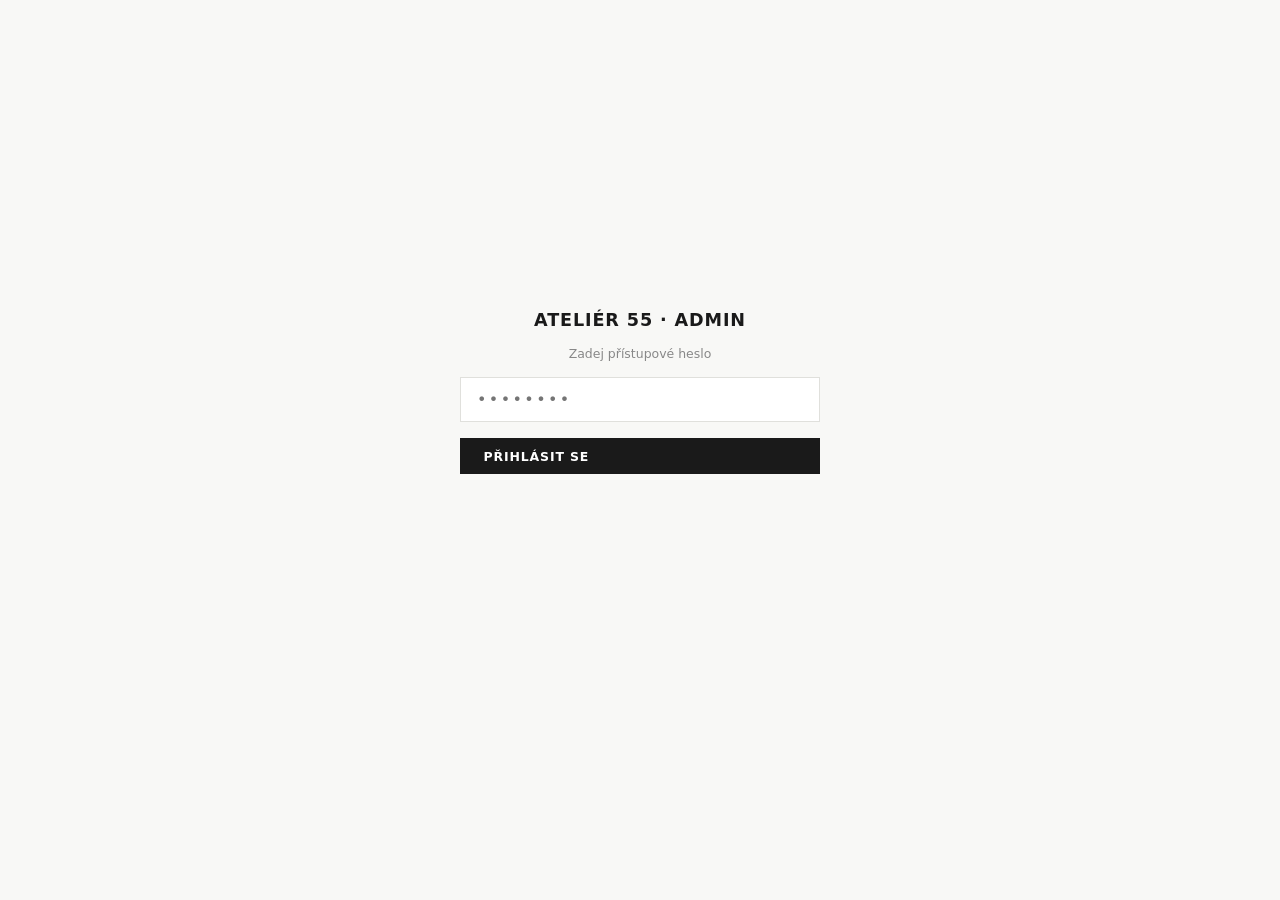
<file: admin.html>
<!DOCTYPE html>
<html lang="cs">
<head>
  <meta charset="UTF-8">
  <meta name="viewport" content="width=device-width, initial-scale=1">
  <title>Admin — Ateliér 55</title>
  <style>
    *, *::before, *::after { box-sizing: border-box; margin: 0; padding: 0; }

    :root {
      --bg:      #f8f8f6;
      --surface: #ffffff;
      --border:  #e0e0dc;
      --text:    #1a1a1a;
      --muted:   #888;
      --busy:    #1a1a1a;
      --partial: #d0d0d0;
      --free:    #ffffff;
      --accent:  #1a1a1a;
      --danger:  #c0392b;
      --success: #2d6a2d;
      --font:    'Inter', system-ui, sans-serif;
    }

    body {
      font-family: var(--font);
      background: var(--bg);
      color: var(--text);
      min-height: 100vh;
      display: flex;
      flex-direction: column;
      align-items: center;
      padding: 2rem 1rem 4rem;
    }

    /* ── LOGIN ── */
    #loginScreen {
      display: flex;
      flex-direction: column;
      align-items: center;
      justify-content: center;
      min-height: 80vh;
      gap: 1rem;
      width: 100%;
      max-width: 360px;
    }

    #loginScreen h1 {
      font-size: 1.1rem;
      font-weight: 700;
      letter-spacing: 0.05em;
      text-transform: uppercase;
    }

    #loginScreen p {
      font-size: 0.78rem;
      color: var(--muted);
      text-align: center;
    }

    .login-input {
      width: 100%;
      padding: 0.75rem 1rem;
      border: 1px solid var(--border);
      background: var(--surface);
      font-family: var(--font);
      font-size: 1rem;
      letter-spacing: 0.15em;
    }

    .login-input:focus { outline: none; border-color: var(--text); }

    .login-error {
      font-size: 0.78rem;
      color: var(--danger);
      display: none;
    }

    /* ── BUTTONS ── */
    .btn {
      display: inline-flex;
      align-items: center;
      gap: 0.4rem;
      padding: 0.6rem 1.4rem;
      border: 1px solid var(--border);
      background: var(--surface);
      font-family: var(--font);
      font-size: 0.78rem;
      font-weight: 600;
      letter-spacing: 0.07em;
      text-transform: uppercase;
      cursor: pointer;
      transition: background 0.15s, border-color 0.15s;
    }

    .btn:hover { background: var(--border); }

    .btn-filled {
      background: var(--accent);
      color: #fff;
      border-color: var(--accent);
    }

    .btn-filled:hover { background: #333; border-color: #333; }

    .btn-danger {
      background: var(--danger);
      color: #fff;
      border-color: var(--danger);
    }

    .btn-danger:hover { background: #a93226; border-color: #a93226; }

    /* ── ADMIN LAYOUT ── */
    #adminScreen { display: none; width: 100%; max-width: 860px; }

    .admin-header {
      display: flex;
      align-items: center;
      justify-content: space-between;
      margin-bottom: 2.5rem;
      padding-bottom: 1rem;
      border-bottom: 1px solid var(--border);
    }

    .admin-header h1 {
      font-size: 1rem;
      font-weight: 700;
      letter-spacing: 0.06em;
      text-transform: uppercase;
    }

    .admin-header span {
      font-size: 0.72rem;
      color: var(--muted);
    }

    /* ── SEKCE ── */
    .section-title {
      font-size: 0.68rem;
      font-weight: 700;
      letter-spacing: 0.1em;
      text-transform: uppercase;
      color: var(--muted);
      margin-bottom: 1rem;
      margin-top: 2.5rem;
    }

    /* ── KALENDÁŘ ── */
    .cal-nav-row {
      display: flex;
      align-items: center;
      gap: 1rem;
      margin-bottom: 1rem;
    }

    .cal-nav-row span {
      font-size: 0.85rem;
      font-weight: 600;
      min-width: 140px;
      text-align: center;
    }

    .cal-grid {
      display: grid;
      grid-template-columns: repeat(7, 1fr);
      gap: 3px;
      background: var(--border);
      border: 1px solid var(--border);
      user-select: none;
    }

    .cal-day-name {
      background: var(--bg);
      text-align: center;
      font-size: 0.62rem;
      font-weight: 700;
      letter-spacing: 0.06em;
      text-transform: uppercase;
      color: var(--muted);
      padding: 0.5rem 0;
    }

    .cal-cell {
      background: var(--free);
      text-align: center;
      padding: 0.65rem 0;
      font-size: 0.82rem;
      font-weight: 500;
      cursor: pointer;
      transition: opacity 0.1s;
      position: relative;
    }

    .cal-cell:hover { opacity: 0.75; }
    .cal-cell.empty { background: var(--bg); cursor: default; opacity: 0.4; }
    .cal-cell.past  { opacity: 0.3; cursor: default; pointer-events: none; }

    .cal-cell.busy    { background: var(--busy); color: #fff; }
    .cal-cell.partial { background: var(--partial); color: #444; }

    .cal-legend {
      display: flex;
      gap: 1.4rem;
      margin-top: 0.8rem;
      font-size: 0.68rem;
      font-weight: 600;
      letter-spacing: 0.06em;
      text-transform: uppercase;
      color: var(--muted);
      align-items: center;
    }

    .dot {
      display: inline-block;
      width: 0.7rem;
      height: 0.7rem;
      border-radius: 50%;
      margin-right: 0.3rem;
      vertical-align: middle;
    }

    .dot-free    { background: #fff; border: 1px solid var(--border); }
    .dot-partial { background: var(--partial); }
    .dot-busy    { background: var(--busy); }

    .cal-hint {
      font-size: 0.72rem;
      color: var(--muted);
      margin-top: 0.6rem;
    }

    /* ── PRAVIDLA ── */
    .rules-list {
      display: flex;
      flex-direction: column;
      gap: 0.5rem;
      margin-bottom: 1rem;
    }

    .rule-row {
      display: flex;
      align-items: center;
      gap: 0.8rem;
      padding: 0.7rem 1rem;
      background: var(--surface);
      border: 1px solid var(--border);
      font-size: 0.82rem;
    }

    .rule-row span { flex: 1; }

    .rule-badge {
      font-size: 0.65rem;
      font-weight: 700;
      letter-spacing: 0.06em;
      text-transform: uppercase;
      padding: 0.2rem 0.5rem;
      border-radius: 2px;
    }

    .badge-busy    { background: var(--busy); color: #fff; }
    .badge-partial { background: var(--partial); color: #444; }

    .add-rule-form {
      display: grid;
      grid-template-columns: 1fr 1fr 1fr auto;
      gap: 0.6rem;
      align-items: end;
      margin-top: 1rem;
    }

    .add-rule-form label {
      font-size: 0.65rem;
      font-weight: 700;
      letter-spacing: 0.07em;
      text-transform: uppercase;
      color: var(--muted);
      display: block;
      margin-bottom: 0.3rem;
    }

    .add-rule-form select,
    .add-rule-form input {
      width: 100%;
      padding: 0.6rem 0.8rem;
      border: 1px solid var(--border);
      background: var(--surface);
      font-family: var(--font);
      font-size: 0.82rem;
    }

    .add-rule-form select:focus,
    .add-rule-form input:focus { outline: none; border-color: var(--text); }

    /* ── SAVE BAR ── */
    .save-bar {
      position: fixed;
      bottom: 0;
      left: 0;
      right: 0;
      background: var(--surface);
      border-top: 1px solid var(--border);
      padding: 0.9rem 2rem;
      display: flex;
      align-items: center;
      justify-content: space-between;
      gap: 1rem;
      z-index: 100;
    }

    .save-status {
      font-size: 0.78rem;
      color: var(--muted);
    }

    .save-status.ok     { color: var(--success); font-weight: 600; }
    .save-status.error  { color: var(--danger);  font-weight: 600; }
    .save-status.saving { color: var(--muted); font-style: italic; }

    /* ── GITHUB CONFIG ── */
    .config-box {
      background: var(--surface);
      border: 1px solid var(--border);
      padding: 1.2rem 1.4rem;
      margin-bottom: 1rem;
    }

    .config-row {
      display: grid;
      grid-template-columns: 1fr 1fr;
      gap: 0.8rem;
      margin-top: 0.8rem;
    }

    .config-row label {
      font-size: 0.65rem;
      font-weight: 700;
      letter-spacing: 0.07em;
      text-transform: uppercase;
      color: var(--muted);
      display: block;
      margin-bottom: 0.3rem;
    }

    .config-row input {
      width: 100%;
      padding: 0.6rem 0.8rem;
      border: 1px solid var(--border);
      background: var(--bg);
      font-family: var(--font);
      font-size: 0.82rem;
    }

    .config-row input:focus { outline: none; border-color: var(--text); }

    .config-note {
      font-size: 0.72rem;
      color: var(--muted);
      margin-top: 0.6rem;
      line-height: 1.5;
    }

    @media (max-width: 600px)
    {
      .add-rule-form { grid-template-columns: 1fr 1fr; }
      .config-row    { grid-template-columns: 1fr; }
    }
  </style>
</head>
<body>

<!-- ══════════════════════════════════════════
     LOGIN
══════════════════════════════════════════ -->
<div id="loginScreen">
  <h1>Ateliér 55 · Admin</h1>
  <p>Zadej přístupové heslo</p>
  <input
    class="login-input"
    type="password"
    id="passwordInput"
    placeholder="••••••••"
    autocomplete="current-password"
  >
  <div class="login-error" id="loginError">Nesprávné heslo.</div>
  <button class="btn btn-filled" onclick="checkPassword()" style="width:100%">
    Přihlásit se
  </button>
</div>

<!-- ══════════════════════════════════════════
     ADMIN
══════════════════════════════════════════ -->
<div id="adminScreen">

  <div class="admin-header">
    <div>
      <h1>Ateliér 55 · Správa rezervací</h1>
      <span id="lastSaved"></span>
    </div>
    <button class="btn" onclick="logout()">Odhlásit</button>
  </div>

  <!-- GitHub konfigurace -->
  <div class="section-title">GitHub připojení</div>
  <div class="config-box">
    <div class="config-row">
      <div>
        <label>GitHub uživatel / org</label>
        <input type="text" id="ghOwner" placeholder="tvuj-username">
      </div>
      <div>
        <label>Název repozitáře</label>
        <input type="text" id="ghRepo" placeholder="atelier55">
      </div>
      <div>
        <label>Personal Access Token</label>
        <input type="password" id="ghToken" placeholder="">
      </div>
      <div>
        <label>Větev (branch)</label>
        <input type="text" id="ghBranch" placeholder="main" value="main">
      </div>
    </div>
    <p class="config-note">
      Token vygeneruješ na github.com → Settings → Developer settings → Personal access tokens → Tokens (classic) → právo <strong>repo</strong>.<br>
      Údaje se ukládají pouze v sessionStorage tvého prohlížeče — nikam se neodesílají.
    </p>
    <button class="btn btn-filled" style="margin-top:0.8rem" onclick="saveConfig()">
      Uložit připojení &amp; načíst data
    </button>
  </div>

  <!-- Kalendář -->
  <div class="section-title">Obsazenost — klikni na den pro změnu stavu</div>

  <div class="cal-nav-row">
    <button class="btn" id="calPrev">&#8592;</button>
    <span id="calLabel"></span>
    <button class="btn" id="calNext">&#8594;</button>
  </div>

  <div class="cal-grid" id="calGrid"></div>

  <div class="cal-legend">
    <span><span class="dot dot-free"></span>Volno</span>
    <span><span class="dot dot-partial"></span>Částečně</span>
    <span><span class="dot dot-busy"></span>Obsazeno</span>
  </div>
  <p class="cal-hint">Kliknutím na den přepínáš: volno → obsazeno → částečně → volno</p>

  <!-- Pravidla -->
  <div class="section-title">Opakující se pravidla (např. každé pondělí)</div>

  <div class="rules-list" id="rulesList"></div>

  <div class="add-rule-form">
    <div>
      <label>Den v týdnu</label>
      <select id="ruleDay">
        <option value="1">Pondělí</option>
        <option value="2">Úterý</option>
        <option value="3">Středa</option>
        <option value="4">Čtvrtek</option>
        <option value="5">Pátek</option>
        <option value="6">Sobota</option>
        <option value="0">Neděle</option>
      </select>
    </div>
    <div>
      <label>Stav</label>
      <select id="ruleStatus">
        <option value="busy">Obsazeno</option>
        <option value="partial">Částečně</option>
      </select>
    </div>
    <div>
      <label>Poznámka</label>
      <input type="text" id="ruleNote" placeholder="např. pravidelná rezervace">
    </div>
    <div>
      <label>&nbsp;</label>
      <button class="btn btn-filled" onclick="addRule()">Přidat</button>
    </div>
  </div>

</div>

<!-- SAVE BAR -->
<div class="save-bar" id="saveBar" style="display:none">
  <div class="save-status" id="saveStatus">Neuložené změny</div>
  <div style="display:flex; gap:0.6rem">
    <button class="btn" onclick="loadData()">Zahodit změny</button>
    <button class="btn btn-filled" onclick="saveData()">Uložit do GitHubu</button>
  </div>
</div>

<script>
/* ══════════════════════════════════════════
   KONFIGURACE — heslo (jen SHA-256 hash, ne heslo samotné)
   Nové heslo nastavíš takto:
   1) v Terminálu spusť:  printf 'TVOJE_NOVE_HESLO' | shasum -a 256
   2) výsledný hash (64 znaků) vlož níže místo stávajícího
   Aktuální hash odpovídá heslu 'atelier55admin' — ZMĚŇ HO.
══════════════════════════════════════════ */
const ADMIN_PASSWORD_HASH = 'c85a624e1343fcd7b5145fe3142730bf887ae540d2bed921fed6d2dcfac956ac';

async function sha256Hex(text)
{
  const buf = await crypto.subtle.digest('SHA-256', new TextEncoder().encode(text));
  return Array.from(new Uint8Array(buf)).map(b => b.toString(16).padStart(2, '0')).join('');
}

const DAYS_CS = ['Ne','Po','Út','St','Čt','Pá','So'];
const MONTHS_CS = [
  'Leden','Únor','Březen','Duben','Květen','Červen',
  'Červenec','Srpen','Září','Říjen','Listopad','Prosinec'
];

/* ══════════════════════════════════════════
   STAV
══════════════════════════════════════════ */
let data = { blocked: [], partial: [], rules: [] };
let fileSha = null;
let calYear  = new Date().getFullYear();
let calMonth = new Date().getMonth();
let isDirty  = false;

/* ══════════════════════════════════════════
   LOGIN
══════════════════════════════════════════ */
async function checkPassword()
{
  const val = document.getElementById('passwordInput').value;
  const hash = await sha256Hex(val);
  if (hash === ADMIN_PASSWORD_HASH)
  {
    sessionStorage.setItem('a55admin', '1');
    showAdmin();
  }
  else
  {
    document.getElementById('loginError').style.display = 'block';
    document.getElementById('passwordInput').value = '';
  }
}

document.getElementById('passwordInput').addEventListener('keydown', (e) =>
{
  if (e.key === 'Enter') checkPassword();
});

function logout()
{
  sessionStorage.removeItem('a55admin');
  location.reload();
}

function showAdmin()
{
  document.getElementById('loginScreen').style.display = 'none';
  document.getElementById('adminScreen').style.display = 'block';
  document.getElementById('saveBar').style.display     = 'flex';

  // Obnov uložené GitHub config
  const cfg = JSON.parse(sessionStorage.getItem('a55config') || '{}');
  if (cfg.owner)  document.getElementById('ghOwner').value  = cfg.owner;
  if (cfg.repo)   document.getElementById('ghRepo').value   = cfg.repo;
  if (cfg.token)  document.getElementById('ghToken').value  = cfg.token;
  if (cfg.branch) document.getElementById('ghBranch').value = cfg.branch;

  if (cfg.owner && cfg.repo && cfg.token) loadData();
  else renderCalendar();
}

// Automatické přihlášení pokud session trvá
if (sessionStorage.getItem('a55admin') === '1')
{
  document.getElementById('loginScreen').style.display = 'none';
  document.getElementById('adminScreen').style.display = 'block';
  document.getElementById('saveBar').style.display     = 'flex';

  const cfg = JSON.parse(sessionStorage.getItem('a55config') || '{}');
  if (cfg.owner)  document.getElementById('ghOwner').value  = cfg.owner;
  if (cfg.repo)   document.getElementById('ghRepo').value   = cfg.repo;
  if (cfg.token)  document.getElementById('ghToken').value  = cfg.token;
  if (cfg.branch) document.getElementById('ghBranch').value = cfg.branch;

  if (cfg.owner && cfg.repo && cfg.token) loadData();
  else renderCalendar();
}

/* ══════════════════════════════════════════
   GITHUB CONFIG
══════════════════════════════════════════ */
function getConfig()
{
  return {
    owner:  document.getElementById('ghOwner').value.trim(),
    repo:   document.getElementById('ghRepo').value.trim(),
    token:  document.getElementById('ghToken').value.trim(),
    branch: document.getElementById('ghBranch').value.trim() || 'main',
  };
}

function saveConfig()
{
  const cfg = getConfig();
  sessionStorage.setItem('a55config', JSON.stringify(cfg));
  loadData();
}

/* ══════════════════════════════════════════
   GITHUB API
══════════════════════════════════════════ */
async function loadData()
{
  const cfg = getConfig();
  if (!cfg.owner || !cfg.repo || !cfg.token)
  {
    setStatus('Vyplň GitHub připojení výše.', 'error');
    return;
  }

  setStatus('Načítám data…', 'saving');

  try
  {
    const res = await fetch(
      `https://api.github.com/repos/${cfg.owner}/${cfg.repo}/contents/data/rezervace.json?ref=${cfg.branch}`,
      { headers: { Authorization: `token ${cfg.token}`, Accept: 'application/vnd.github.v3+json' } }
    );

    if (!res.ok) throw new Error(`GitHub API: ${res.status}`);

    const json = await res.json();
    fileSha = json.sha;
    data    = JSON.parse(atob(json.content.replace(/\n/g, '')));

    // Zajisti strukturu
    if (!data.blocked) data.blocked = [];
    if (!data.partial) data.partial = [];
    if (!data.rules)   data.rules   = [];

    isDirty = false;
    setStatus('Data načtena.', 'ok');
    renderCalendar();
    renderRules();
  }
  catch (e)
  {
    setStatus('Chyba načítání: ' + e.message, 'error');
    renderCalendar();
  }
}

async function saveData()
{
  const cfg = getConfig();
  if (!cfg.owner || !cfg.repo || !cfg.token)
  {
    setStatus('Vyplň GitHub připojení výše.', 'error');
    return;
  }

  setStatus('Ukládám…', 'saving');

  const content = btoa(unescape(encodeURIComponent(
    JSON.stringify(data, null, 2)
  )));

  const body = {
    message: 'Admin: aktualizace rezervace.json',
    content: content,
    branch:  cfg.branch,
  };

  if (fileSha) body.sha = fileSha;

  try
  {
    const res = await fetch(
      `https://api.github.com/repos/${cfg.owner}/${cfg.repo}/contents/data/rezervace.json`,
      {
        method:  'PUT',
        headers:
        {
          Authorization: `token ${cfg.token}`,
          Accept:        'application/vnd.github.v3+json',
          'Content-Type': 'application/json',
        },
        body: JSON.stringify(body),
      }
    );

    if (!res.ok)
    {
      const err = await res.json();
      throw new Error(err.message || res.status);
    }

    const json = await res.json();
    fileSha = json.content.sha;
    isDirty = false;

    const now = new Date().toLocaleTimeString('cs-CZ', { hour: '2-digit', minute: '2-digit' });
    document.getElementById('lastSaved').textContent = `Uloženo v ${now}`;
    setStatus('Uloženo ✓', 'ok');
  }
  catch (e)
  {
    setStatus('Chyba ukládání: ' + e.message, 'error');
  }
}

/* ══════════════════════════════════════════
   KALENDÁŘ
══════════════════════════════════════════ */
function isoDate(y, m, d)
{
  return `${y}-${String(m + 1).padStart(2, '0')}-${String(d).padStart(2, '0')}`;
}

function getDayStatus(dateStr)
{
  if (data.blocked.includes(dateStr)) return 'busy';
  if (data.partial.includes(dateStr)) return 'partial';
  return 'free';
}

function cycleStatus(dateStr)
{
  const current = getDayStatus(dateStr);

  // Odstraň ze všech polí
  data.blocked = data.blocked.filter(d => d !== dateStr);
  data.partial = data.partial.filter(d => d !== dateStr);

  if (current === 'free')    data.blocked.push(dateStr);
  else if (current === 'busy') data.partial.push(dateStr);
  // partial → free: nic nepřidáváme

  // Seřaď
  data.blocked.sort();
  data.partial.sort();

  isDirty = true;
  setStatus('Neuložené změny', '');
  renderCalendar();
}

function renderCalendar()
{
  const grid  = document.getElementById('calGrid');
  const label = document.getElementById('calLabel');
  if (!grid || !label) return;

  label.textContent = `${MONTHS_CS[calMonth]} ${calYear}`;
  grid.innerHTML    = '';

  // Záhlaví Po–Ne
  ['Po','Út','St','Čt','Pá','So','Ne'].forEach(d =>
  {
    const el = document.createElement('div');
    el.className   = 'cal-day-name';
    el.textContent = d;
    grid.appendChild(el);
  });

  const firstDay    = new Date(calYear, calMonth, 1).getDay();
  const daysInMonth = new Date(calYear, calMonth + 1, 0).getDate();
  const today       = new Date();
  const offset      = (firstDay === 0) ? 6 : firstDay - 1;

  for (let i = 0; i < offset; i++)
  {
    const el = document.createElement('div');
    el.className = 'cal-cell empty';
    grid.appendChild(el);
  }

  for (let day = 1; day <= daysInMonth; day++)
  {
    const dateStr = isoDate(calYear, calMonth, day);
    const status  = getDayStatus(dateStr);
    const isPast  = new Date(dateStr + 'T12:00:00') < new Date(today.toDateString());

    const cell = document.createElement('div');
    cell.className   = `cal-cell ${status}${isPast ? ' past' : ''}`;
    cell.textContent = day;
    cell.title       = dateStr;

    if (!isPast)
    {
      cell.addEventListener('click', () => cycleStatus(dateStr));
    }

    grid.appendChild(cell);
  }
}

document.getElementById('calPrev').addEventListener('click', () =>
{
  calMonth--;
  if (calMonth < 0) { calMonth = 11; calYear--; }
  renderCalendar();
});

document.getElementById('calNext').addEventListener('click', () =>
{
  calMonth++;
  if (calMonth > 11) { calMonth = 0; calYear++; }
  renderCalendar();
});

/* ══════════════════════════════════════════
   PRAVIDLA
══════════════════════════════════════════ */
const DAY_NAMES = ['Neděle','Pondělí','Úterý','Středa','Čtvrtek','Pátek','Sobota'];

function renderRules()
{
  const list = document.getElementById('rulesList');
  list.innerHTML = '';

  if (!data.rules || data.rules.length === 0)
  {
    list.innerHTML = '<p style="font-size:0.8rem;color:var(--muted)">Žádná opakující se pravidla.</p>';
    return;
  }

  data.rules.forEach((rule, idx) =>
  {
    const row = document.createElement('div');
    row.className = 'rule-row';

    const badgeClass = rule.status === 'busy' ? 'badge-busy' : 'badge-partial';
    const badgeText  = rule.status === 'busy' ? 'Obsazeno' : 'Částečně';
    const dayName    = DAY_NAMES[rule.day] || `Den ${rule.day}`;

    row.innerHTML = `
      <span>Každé <strong>${dayName}</strong>${rule.note ? ' — ' + rule.note : ''}</span>
      <span class="rule-badge ${badgeClass}">${badgeText}</span>
      <button class="btn btn-danger" onclick="removeRule(${idx})">Smazat</button>
    `;

    list.appendChild(row);
  });
}

function addRule()
{
  const day    = parseInt(document.getElementById('ruleDay').value);
  const status = document.getElementById('ruleStatus').value;
  const note   = document.getElementById('ruleNote').value.trim();

  data.rules.push({ type: 'weekday', day, status, note });

  isDirty = true;
  setStatus('Neuložené změny', '');
  renderRules();

  document.getElementById('ruleNote').value = '';
}

function removeRule(idx)
{
  data.rules.splice(idx, 1);
  isDirty = true;
  setStatus('Neuložené změny', '');
  renderRules();
}

/* ══════════════════════════════════════════
   STATUS
══════════════════════════════════════════ */
function setStatus(msg, type)
{
  const el = document.getElementById('saveStatus');
  el.textContent = msg;
  el.className   = 'save-status ' + (type || '');
}

/* Upozornění při zavření s neuloženými změnami */
window.addEventListener('beforeunload', (e) =>
{
  if (isDirty)
  {
    e.preventDefault();
    e.returnValue = '';
  }
});
</script>

</body>
</html>
</file>
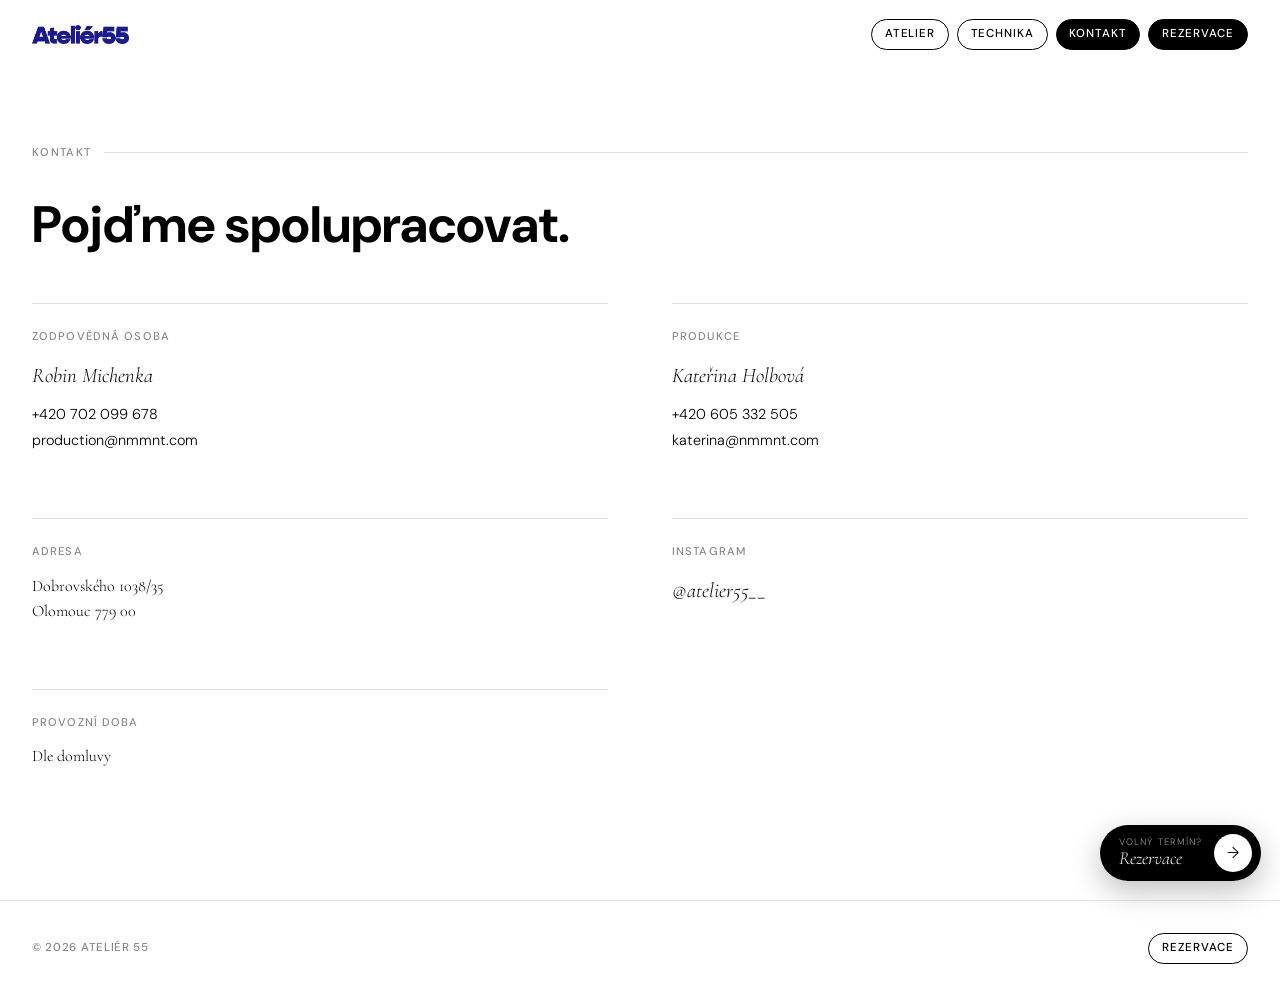
<file: kontakt.html>
<!DOCTYPE html>
<html lang="cs">
<head>
  <meta charset="UTF-8">
  <meta name="viewport" content="width=device-width, initial-scale=1">
  <title>Kontakt — Ateliér 55</title>
  <meta name="description" content="Kontakt na Ateliér 55, Dobrovského 1038/35, Olomouc. Robin Michenka, +420 702 099 678, production@nmmnt.com. Domluv si prohlídku nebo termín.">
  <link rel="canonical" href="https://atelier55.nmmnt.com/kontakt.html">
  <link rel="icon" href="images/logo.png">
  <meta property="og:type" content="website">
  <meta property="og:site_name" content="Ateliér 55">
  <meta property="og:locale" content="cs_CZ">
  <meta property="og:url" content="https://atelier55.nmmnt.com/kontakt.html">
  <meta property="og:title" content="Kontakt — Ateliér 55, Olomouc">
  <meta property="og:description" content="Kontakt na Ateliér 55, Dobrovského 1038/35, Olomouc. Robin Michenka, +420 702 099 678, production@nmmnt.com.">
  <meta property="og:image" content="https://atelier55.nmmnt.com/images/og-image.jpg">
  <meta name="twitter:card" content="summary_large_image">
  <link rel="stylesheet" href="css/style.css">
</head>
<body>

  <header class="page-header" id="pageHeader">
  <div class="header-inner">
    <a href="index.html" class="logo">
      <img src="images/logo.png" alt="Ateliér 55" class="logo-img">
    </a>
    <nav class="nav-links">
      <a href="atelier.html" class="pill-btn">Atelier</a>
      <a href="technika.html" class="pill-btn">Technika</a>
      <a href="kontakt.html" class="pill-btn active">Kontakt</a>
      <a href="rezervace.html" class="pill-btn pill-btn-filled">Rezervace</a>
    </nav>
    <button class="nav-toggle" id="navToggle" aria-label="Otevřít menu" aria-expanded="false">
      <span></span><span></span><span></span>
    </button>
  </div>
</header>



  <main class="main">
    <section class="section">
      <div class="section-label">Kontakt</div>
      <h1 class="page-title">Pojďme spolupracovat.</h1>

      <div class="contact-grid">

  <div class="contact-item">
    <div class="contact-label">Zodpovědná osoba</div>
    <div class="contact-value">Robin Michenka</div>
    <div style="margin-top: 0.6rem; font-size: 0.9rem; line-height: 1.8;">
      <a href="tel:+420702099678">+420 702 099 678</a><br>
      <a href="mailto:production@nmmnt.com">production@nmmnt.com</a>
    </div>
  </div>

  <div class="contact-item">
    <div class="contact-label">Produkce</div>
    <div class="contact-value">Kateřina Holbová</div>
    <div style="margin-top: 0.6rem; font-size: 0.9rem; line-height: 1.8;">
      <a href="tel:+420605332505">+420 605 332 505</a><br>
      <a href="mailto:katerina@nmmnt.com">katerina@nmmnt.com</a>
    </div>
  </div>

  <div class="contact-item">
    <div class="contact-label">Adresa</div>
    <div class="contact-value" style="font-size: 1rem; font-style: normal; line-height: 1.6;">
      Dobrovského 1038/35<br>
      Olomouc 779 00
    </div>
  </div>

  <div class="contact-item">
    <div class="contact-label">Instagram</div>
    <div class="contact-value">
      <a href="https://instagram.com/atelier55__" target="_blank" rel="noopener">
        @atelier55__
      </a>
    </div>
  </div>

  <div class="contact-item">
    <div class="contact-label">Provozní doba</div>
    <div class="contact-value" style="font-size: 1rem; font-style: normal;">
      Dle domluvy
    </div>
  </div>

</div>

    </section>
  </main>

  <footer>
    <div class="page-footer">
      <span class="footer-copy">© 2026 Ateliér 55</span>
      <a href="rezervace.html" class="pill-btn">Rezervace</a>
    </div>
  </footer>

  <script src="js/script.js"></script>

  <!-- Cloudflare Web Analytics -->
  <script defer src='https://static.cloudflareinsights.com/beacon.min.js' data-cf-beacon='{"token": "c902058c8ac34c4594492b82c5e2ea70"}'></script>
</body>
</html>
</file>
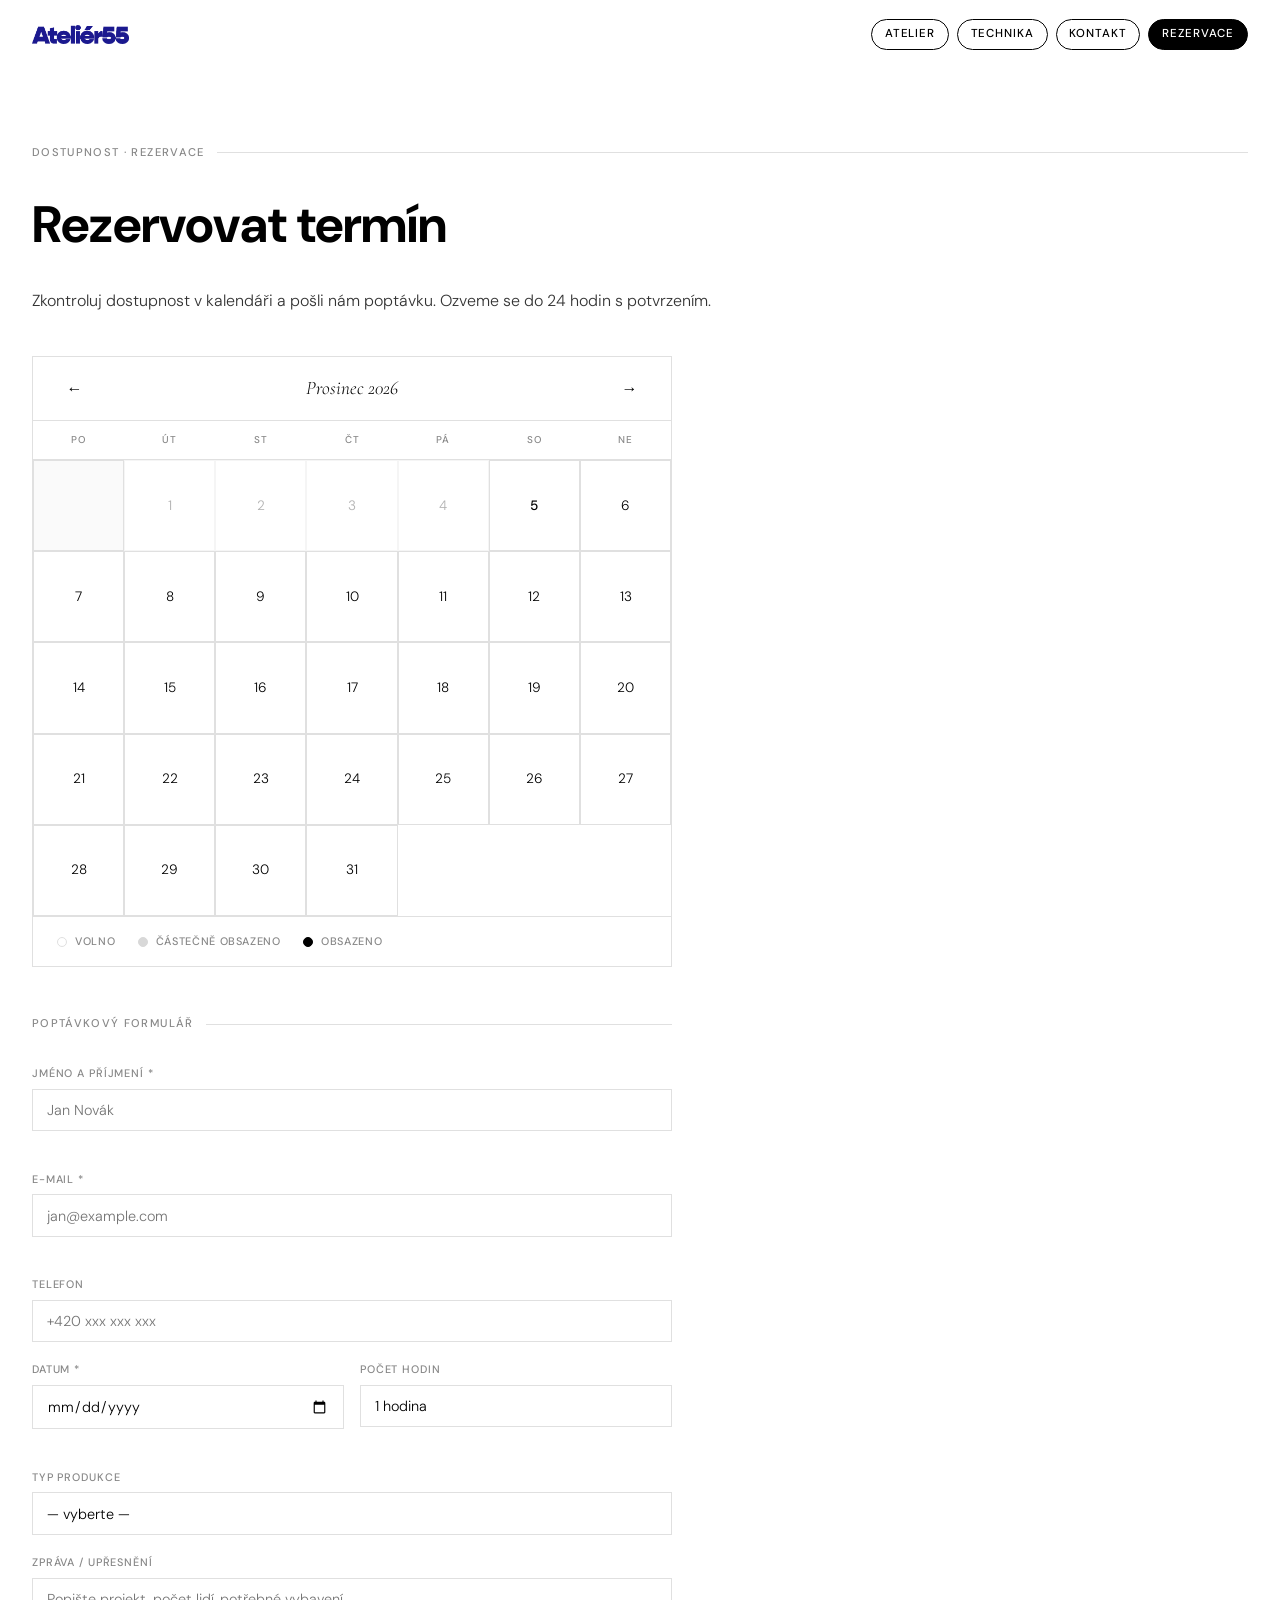
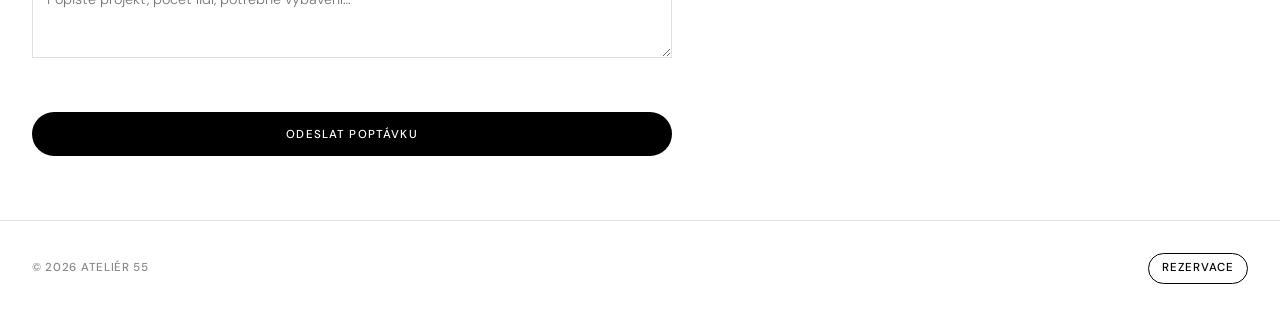
<file: rezervace.html>
<!DOCTYPE html>
<html lang="cs">
<head>
  <meta charset="UTF-8">
  <meta name="viewport" content="width=device-width, initial-scale=1">
  <title>Rezervace — Ateliér 55</title>
  <meta name="description" content="Zkontroluj dostupnost ateliéru v kalendáři a pošli nezávaznou poptávku pronájmu. Ateliér 55, Dobrovského 35, Olomouc.">
  <link rel="canonical" href="https://atelier55.nmmnt.com/rezervace.html">
  <link rel="icon" href="images/logo.png">
  <meta property="og:type" content="website">
  <meta property="og:site_name" content="Ateliér 55">
  <meta property="og:locale" content="cs_CZ">
  <meta property="og:url" content="https://atelier55.nmmnt.com/rezervace.html">
  <meta property="og:title" content="Rezervace termínu — Ateliér 55, Olomouc">
  <meta property="og:description" content="Zkontroluj dostupnost ateliéru v kalendáři a pošli nezávaznou poptávku pronájmu. Ateliér 55, Dobrovského 35, Olomouc.">
  <meta property="og:image" content="https://atelier55.nmmnt.com/images/og-image.jpg">
  <meta name="twitter:card" content="summary_large_image">
  <link rel="stylesheet" href="css/style.css">
</head>
<body>

  <header class="page-header" id="pageHeader">
    <div class="header-inner">
      <a href="index.html" class="logo">
        <img src="images/logo.png" alt="Ateliér 55" class="logo-img">
      </a>
      <nav class="nav-links">
        <a href="atelier.html" class="pill-btn">Atelier</a>
        <a href="technika.html" class="pill-btn">Technika</a>
        <a href="kontakt.html" class="pill-btn">Kontakt</a>
        <a href="rezervace.html" class="pill-btn pill-btn-filled active">Rezervace</a>
      </nav>
      <button class="nav-toggle" id="navToggle" aria-label="Otevřít menu" aria-expanded="false">
        <span></span><span></span><span></span>
      </button>
    </div>
  </header>

  <main class="main">
    <section class="section">

      <div class="section-label">Dostupnost · Rezervace</div>
      <h1 class="page-title">Rezervovat termín</h1>
      <p class="page-body">
        Zkontroluj dostupnost v kalendáři a pošli nám poptávku.
        Ozveme se do 24 hodin s potvrzením.
      </p>

      <!-- ── KALENDÁŘ ── -->
      <div class="cal-wrap">
        <div class="cal-header">
          <button class="cal-nav" id="calPrev">&#8592;</button>
          <div class="cal-month-label" id="calMonthLabel"></div>
          <button class="cal-nav" id="calNext">&#8594;</button>
        </div>
        <div class="cal-grid" id="calGrid"></div>
        <div class="cal-legend">
          <span><span class="legend-dot legend-free"></span>Volno</span>
          <span><span class="legend-dot legend-partial"></span>Částečně obsazeno</span>
          <span><span class="legend-dot legend-busy"></span>Obsazeno</span>
        </div>
      </div>

      <!-- ── VYBRANÁ TECHNIKA (z technika.html) ── -->
      <div class="cart-summary" id="cartSummary" hidden></div>

      <!-- ── FORMULÁŘ ── -->
      <div class="form-wrap">
        <div class="section-label" style="margin-top: 3rem">Poptávkový formulář</div>

        <!-- Stavové zprávy -->
        <div data-fs-success class="form-success">
          ✓ Poptávka odeslána! Ozveme se do 24 hodin.
        </div>
        <div data-fs-error class="form-error">
          Něco se nepovedlo. Zkuste to znovu nebo napište přímo na
          <a href="mailto:production@nmmnt.com">production@nmmnt.com</a>.
        </div>

        <form id="reservationForm" action="https://formspree.io/f/xzdlaanr" method="POST">

          <!-- Skrytá pole pro Formspree -->
          <input type="hidden" name="_subject" value="Nová rezervace — Ateliér 55">
          <input type="text"   name="_gotcha"  style="display:none">
          <input type="hidden" name="_replyto" value="">

          <div class="form-group">
            <label class="form-label" for="name">Jméno a příjmení *</label>
            <input
              class="form-input"
              type="text"
              id="name"
              name="name"
              required
              placeholder="Jan Novák"
              data-fs-field
            >
            <span data-fs-error="name" class="field-error"></span>
          </div>

          <div class="form-group">
            <label class="form-label" for="email">E-mail *</label>
            <input
              class="form-input"
              type="email"
              id="email"
              name="email"
              required
              placeholder="jan@example.com"
              data-fs-field
            >
            <span data-fs-error="email" class="field-error"></span>
          </div>

          <div class="form-group">
            <label class="form-label" for="phone">Telefon</label>
            <input
              class="form-input"
              type="tel"
              id="phone"
              name="phone"
              placeholder="+420 xxx xxx xxx"
              data-fs-field
            >
          </div>

          <div class="form-row">
            <div class="form-group">
              <label class="form-label" for="date">Datum *</label>
              <input
                class="form-input"
                type="date"
                id="date"
                name="date"
                required
                data-fs-field
              >
              <span data-fs-error="date" class="field-error"></span>
            </div>
            <div class="form-group">
              <label class="form-label" for="hours">Počet hodin</label>
              <select class="form-input" id="hours" name="hours" data-fs-field>
                <option value="1">1 hodina</option>
                <option value="2">2 hodiny</option>
                <option value="3">3 hodiny</option>
                <option value="4">4 hodiny</option>
                <option value="5">5 hodin</option>
                <option value="6">6 hodin</option>
                <option value="cely-den">Celý den</option>
              </select>
            </div>
          </div>

          <div class="form-group">
            <label class="form-label" for="type">Typ produkce</label>
            <select class="form-input" id="type" name="type" data-fs-field>
              <option value="">— vyberte —</option>
              <option value="foto">Fotografování</option>
              <option value="video">Video produkce</option>
              <option value="post">Postprodukce</option>
              <option value="jine">Jiné</option>
            </select>
          </div>

          <div class="form-group">
            <label class="form-label" for="message">Zpráva / upřesnění</label>
            <textarea
              class="form-input form-textarea"
              id="message"
              name="message"
              placeholder="Popište projekt, počet lidí, potřebné vybavení…"
              data-fs-field
            ></textarea>
            <span data-fs-error="message" class="field-error"></span>
          </div>

          <button
            type="submit"
            class="pill-btn pill-btn-filled form-submit"
            data-fs-submit-btn
          >
            Odeslat poptávku
          </button>

        </form>
      </div>

    </section>
  </main>

  <footer>
    <div class="page-footer">
      <span class="footer-copy">© 2026 Ateliér 55</span>
      <a href="rezervace.html" class="pill-btn">Rezervace</a>
    </div>
  </footer>

  <!-- Odeslání formuláře přes Formspree (vlastní fetch, bez cizí knihovny) -->
  <script>
    (function ()
    {
      const form      = document.getElementById('reservationForm');
      const successBox = document.querySelector('[data-fs-success]');
      const errorBox   = document.querySelector('[data-fs-error]');
      const submitBtn  = form ? form.querySelector('[data-fs-submit-btn]') : null;
      if (!form) return;

      form.addEventListener('submit', async function (e)
      {
        e.preventDefault();

        if (successBox) successBox.style.display = 'none';
        if (errorBox)   errorBox.style.display   = 'none';

        const origLabel = submitBtn ? submitBtn.textContent : '';
        if (submitBtn) { submitBtn.disabled = true; submitBtn.textContent = 'Odesílám…'; }

        try
        {
          const res = await fetch(form.action, {
            method: 'POST',
            body: new FormData(form),
            headers: { Accept: 'application/json' }
          });

          if (res.ok)
          {
            form.reset();
            if (successBox) successBox.style.display = 'block';
            form.style.display = 'none';
            const summary = document.getElementById('cartSummary');
            if (summary) summary.hidden = true;
            try { localStorage.removeItem('a55cart'); } catch (err) {}
          }
          else
          {
            if (errorBox) errorBox.style.display = 'block';
          }
        }
        catch (err)
        {
          if (errorBox) errorBox.style.display = 'block';
        }
        finally
        {
          if (submitBtn) { submitBtn.disabled = false; submitBtn.textContent = origLabel; }
        }
      });
    })();
  </script>

  <!-- Kalendář + košík -->
  <script src="js/script.js"></script>
  <script src="js/calendar.js"></script>
  <script src="js/cart.js"></script>

  <!-- Cloudflare Web Analytics -->
  <script defer src='https://static.cloudflareinsights.com/beacon.min.js' data-cf-beacon='{"token": "c902058c8ac34c4594492b82c5e2ea70"}'></script>
<script>
  document.getElementById('email').addEventListener('input', function ()
  {
    const replyTo = document.querySelector('input[name="_replyto"]');
    if (replyTo) replyTo.value = this.value;
  });
</script>

</body>
</html>
</file>
<file: css/style.css>
/* ============================================
   FONTS
   ============================================ */
@import url('https://fonts.googleapis.com/css2?family=Cormorant+Garamond:ital,wght@0,300;0,400;1,300;1,400&family=DM+Sans:wght@300;400;500&display=swap');

:root {
  --font-serif: 'Cormorant Garamond', serif;
  --font-sans: 'DM Sans', sans-serif;
  --color-bg: #ffffff;
  --color-text: #000000;
  --color-muted: #888888;
  --color-border: #e0e0e0;
  --color-pill-bg: #000000;
  --color-pill-text: #ffffff;
  --color-available: #ffffff;
  --color-occupied: #000000;
  --color-occupied-text: #ffffff;
  --color-today: #f0f0f0;
  --radius-pill: 999px;
  --transition: 0.3s ease;
}

*, *::before, *::after {
  box-sizing: border-box;
  margin: 0;
  padding: 0;
}

html {
  font-size: 16px;
  scroll-behavior: smooth;
}

body {
  font-family: var(--font-sans);
  background-color: var(--color-bg);
  color: var(--color-text);
  font-weight: 300;
  line-height: 1.6;
  -webkit-font-smoothing: antialiased;
}

a {
  color: inherit;
  text-decoration: none;
}

img {
  max-width: 100%;
  display: block;
}

/* ============================================
   PILL BUTTON
   ============================================ */
.pill-btn {
  display: inline-flex;
  align-items: center;
  justify-content: center;
  padding: 0.45em 1.1em;
  border-radius: var(--radius-pill);
  border: 1px solid var(--color-text);
  font-family: var(--font-sans);
  font-size: 0.72rem;
  font-weight: 500;
  letter-spacing: 0.08em;
  text-transform: uppercase;
  cursor: pointer;
  transition: background var(--transition), color var(--transition);
  background: transparent;
  color: var(--color-text);
  white-space: nowrap;
}

.pill-btn:hover,
.pill-btn.active {
  background: var(--color-pill-bg);
  color: var(--color-pill-text);
}

.pill-btn-filled {
  background: var(--color-pill-bg);
  color: var(--color-pill-text);
  border-color: var(--color-pill-bg);
}

.pill-btn-filled:hover {
  background: transparent;
  color: var(--color-text);
}

/* ============================================
   HEADER
   ============================================ */
.page-header {
  position: fixed;
  top: 0;
  left: 0;
  width: 100%;
  z-index: 1000;
  padding: 1.2rem 2rem;
  background: rgba(255,255,255,0.92);
  backdrop-filter: blur(8px);
  -webkit-backdrop-filter: blur(8px);
  border-bottom: 1px solid transparent;
  transition: border-color var(--transition);
}

.page-header.scrolled {
  border-bottom-color: var(--color-border);
}

.header-inner {
  display: flex;
  align-items: center;
  justify-content: space-between;
  max-width: 1400px;
  margin: 0 auto;
}

.logo {
  font-family: var(--font-serif);
  font-size: 1.25rem;
  font-weight: 300;
  letter-spacing: 0.04em;
  font-style: italic;
}

.nav-links {
  display: flex;
  align-items: center;
  gap: 0.5rem;
}

/* ============================================
   MAIN CONTENT
   ============================================ */
.main {
  padding-top: 5rem;
  min-height: 100vh;
}

/* ============================================
   HERO — INDEX
   ============================================ */
.hero {
  height: calc(100vh - 5rem);
  display: flex;
  flex-direction: column;
  justify-content: flex-end;
  padding: 2rem 2rem 3rem;
  position: relative;
  overflow: hidden;
}

.hero-media {
  position: absolute;
  inset: 0;
  background: #f5f5f5;
  z-index: 0;
}

.hero-media img,
.hero-media video {
  width: 100%;
  height: 100%;
  object-fit: cover;
  opacity: 0.85;
}

.hero-overlay {
  position: absolute;
  inset: 0;
  background: linear-gradient(to top, rgba(0,0,0,0.35) 0%, transparent 60%);
  z-index: 1;
}

.hero-content {
  position: relative;
  z-index: 2;
  color: #fff;
  max-width: 1400px;
  margin: 0 auto;
  width: 100%;
}

.hero-title {
  font-family: var(--font-serif);
  font-size: clamp(2.5rem, 6vw, 5rem);
  font-weight: 300;
  font-style: italic;
  line-height: 1.1;
  margin-bottom: 1rem;
}

.hero-subtitle {
  font-size: 0.75rem;
  font-weight: 500;
  letter-spacing: 0.1em;
  text-transform: uppercase;
  opacity: 0.8;
}

/* ============================================
   PAGE SECTIONS
   ============================================ */
.section {
  max-width: 1400px;
  margin: 0 auto;
  padding: 4rem 2rem;
}

.section-label {
  font-size: 0.7rem;
  font-weight: 500;
  letter-spacing: 0.12em;
  text-transform: uppercase;
  color: var(--color-muted);
  margin-bottom: 2rem;
  display: flex;
  align-items: center;
  gap: 0.8rem;
}

.section-label::after {
  content: '';
  flex: 1;
  height: 1px;
  background: var(--color-border);
}

.page-title {
  font-family: var(--font-sans);
  font-size: clamp(2rem, 4vw, 3.5rem);
  font-weight: 700;
  font-style: normal;
  line-height: 1.2;
  margin-bottom: 2rem;
}


.page-body {
  font-size: 1rem;
  font-weight: 300;
  line-height: 1.8;
  color: #333;
  max-width: 680px;
}

/* ============================================
   GRID — ATELIER / RENT
   ============================================ */
.grid-2 {
  display: grid;
  grid-template-columns: 1fr 1fr;
  gap: 1.5rem;
  margin-top: 3rem;
}

.grid-3 {
  display: grid;
  grid-template-columns: repeat(3, 1fr);
  gap: 1.5rem;
  margin-top: 3rem;
}

.card {
  border: 1px solid var(--color-border);
  overflow: hidden;
}

.card-media {
  aspect-ratio: 4/3;
  background: #f0f0f0;
  overflow: hidden;
}

.card-media img {
  width: 100%;
  height: 100%;
  object-fit: cover;
  transition: transform 0.6s ease;
}

.card:hover .card-media img {
  transform: scale(1.03);
}

.card-body {
  padding: 1.2rem;
  border-top: 1px solid var(--color-border);
}

.card-title {
  font-family: var(--font-serif);
  font-size: 1.1rem;
  font-weight: 300;
  font-style: italic;
  margin-bottom: 0.3rem;
}

.card-meta {
  font-size: 0.72rem;
  font-weight: 500;
  letter-spacing: 0.06em;
  text-transform: uppercase;
  color: var(--color-muted);
}

/* ============================================
   SPECS TABLE
   ============================================ */
.specs-table {
  width: 100%;
  border-collapse: collapse;
  margin-top: 2rem;
}

.specs-table tr {
  border-bottom: 1px solid var(--color-border);
}

.specs-table td {
  padding: 0.9rem 0;
  font-size: 0.9rem;
}

.specs-table td:first-child {
  font-weight: 500;
  font-size: 0.72rem;
  letter-spacing: 0.08em;
  text-transform: uppercase;
  color: var(--color-muted);
  width: 35%;
}

/* ============================================
   KONTAKT
   ============================================ */
.contact-grid {
  display: grid;
  grid-template-columns: 1fr 1fr;
  gap: 4rem;
  margin-top: 3rem;
}

.contact-item {
  border-top: 1px solid var(--color-border);
  padding-top: 1.5rem;
}

.contact-label {
  font-size: 0.7rem;
  font-weight: 500;
  letter-spacing: 0.1em;
  text-transform: uppercase;
  color: var(--color-muted);
  margin-bottom: 0.8rem;
}

.contact-value {
  font-family: var(--font-serif);
  font-size: 1.3rem;
  font-weight: 300;
  font-style: italic;
}

.contact-value a:hover {
  text-decoration: underline;
  text-underline-offset: 4px;
}

/* ============================================
   REZERVACE — KALENDÁŘ
   ============================================ */
.rezervace-layout {
  display: grid;
  grid-template-columns: 1fr 380px;
  gap: 4rem;
  margin-top: 3rem;
  align-items: start;
}

/* Kalendář */
.calendar-wrap {
  border: 1px solid var(--color-border);
}

.calendar-header {
  display: flex;
  align-items: center;
  justify-content: space-between;
  padding: 1rem 1.5rem;
  border-bottom: 1px solid var(--color-border);
}

.calendar-month {
  font-family: var(--font-serif);
  font-size: 1.1rem;
  font-weight: 300;
  font-style: italic;
}

.cal-nav {
  background: none;
  border: none;
  cursor: pointer;
  font-size: 1rem;
  padding: 0.3rem 0.6rem;
  color: var(--color-text);
  transition: opacity var(--transition);
}

.cal-nav:hover {
  opacity: 0.5;
}

.calendar-weekdays {
  display: grid;
  grid-template-columns: repeat(7, 1fr);
  border-bottom: 1px solid var(--color-border);
}

.calendar-weekdays span {
  text-align: center;
  padding: 0.6rem 0;
  font-size: 0.65rem;
  font-weight: 500;
  letter-spacing: 0.08em;
  text-transform: uppercase;
  color: var(--color-muted);
}

.calendar-grid {
  display: grid;
  grid-template-columns: repeat(7, 1fr);
}

.cal-day {
  aspect-ratio: 1;
  display: flex;
  align-items: center;
  justify-content: center;
  font-size: 0.85rem;
  font-weight: 300;
  cursor: pointer;
  border: 0.5px solid var(--color-border);
  transition: background var(--transition), color var(--transition);
  position: relative;
  user-select: none;
}

.cal-day.empty {
  cursor: default;
  background: #fafafa;
}

.cal-day.today {
  background: var(--color-today);
  font-weight: 500;
}

.cal-day.occupied {
  background: var(--color-occupied);
  color: var(--color-occupied-text);
  cursor: not-allowed;
}

.cal-day.occupied::after {
  content: '●';
  position: absolute;
  bottom: 4px;
  left: 50%;
  transform: translateX(-50%);
  font-size: 0.35rem;
  opacity: 0.6;
}

.cal-day.selected {
  background: #333;
  color: #fff;
}

.cal-day:not(.empty):not(.occupied):hover {
  background: #f0f0f0;
}

.cal-day.past {
  opacity: 0.3;
  cursor: not-allowed;
}

/* Legenda */
.calendar-legend {
  display: flex;
  gap: 1.5rem;
  padding: 1rem 1.5rem;
  border-top: 1px solid var(--color-border);
}

.legend-item {
  display: flex;
  align-items: center;
  gap: 0.5rem;
  font-size: 0.7rem;
  font-weight: 500;
  letter-spacing: 0.06em;
  text-transform: uppercase;
  color: var(--color-muted);
}

.legend-dot {
  width: 10px;
  height: 10px;
  border-radius: 50%;
  border: 1px solid var(--color-border);
}

.legend-dot.occupied {
  background: var(--color-occupied);
  border-color: var(--color-occupied);
}

.legend-dot.available {
  background: var(--color-available);
}

/* Formulář */
.booking-form {
  border: 1px solid var(--color-border);
  padding: 2rem;
}

.booking-form-title {
  font-family: var(--font-serif);
  font-size: 1.4rem;
  font-weight: 300;
  font-style: italic;
  margin-bottom: 0.5rem;
}

.booking-form-subtitle {
  font-size: 0.75rem;
  color: var(--color-muted);
  margin-bottom: 2rem;
}

.selected-date-display {
  background: #f5f5f5;
  padding: 0.8rem 1rem;
  margin-bottom: 1.5rem;
  font-size: 0.85rem;
  font-weight: 500;
  min-height: 2.8rem;
  display: flex;
  align-items: center;
}

.form-group {
  margin-bottom: 1.2rem;
}

.form-label {
  display: block;
  font-size: 0.68rem;
  font-weight: 500;
  letter-spacing: 0.08em;
  text-transform: uppercase;
  color: var(--color-muted);
  margin-bottom: 0.4rem;
}

.form-input,
.form-select,
.form-textarea {
  width: 100%;
  border: 1px solid var(--color-border);
  padding: 0.7rem 0.9rem;
  font-family: var(--font-sans);
  font-size: 0.9rem;
  font-weight: 300;
  background: #fff;
  color: var(--color-text);
  outline: none;
  transition: border-color var(--transition);
  border-radius: 0;
  appearance: none;
}

.form-input:focus,
.form-select:focus,
.form-textarea:focus {
  border-color: var(--color-text);
}

.form-textarea {
  resize: vertical;
  min-height: 80px;
}

.form-submit {
  width: 100%;
  padding: 0.9rem;
  background: var(--color-text);
  color: #fff;
  border: none;
  font-family: var(--font-sans);
  font-size: 0.72rem;
  font-weight: 500;
  letter-spacing: 0.1em;
  text-transform: uppercase;
  cursor: pointer;
  transition: opacity var(--transition);
  margin-top: 0.5rem;
}

.form-submit:hover {
  opacity: 0.75;
}

.form-submit:disabled {
  opacity: 0.3;
  cursor: not-allowed;
}

/* Success message */
.booking-success {
  display: none;
  text-align: center;
  padding: 2rem 0;
}

.booking-success.show {
  display: block;
}

.booking-success-icon {
  font-size: 2rem;
  margin-bottom: 1rem;
}

.booking-success-title {
  font-family: var(--font-serif);
  font-size: 1.3rem;
  font-style: italic;
  margin-bottom: 0.5rem;
}

.booking-success-text {
  font-size: 0.85rem;
  color: var(--color-muted);
}

/* ============================================
   FOOTER
   ============================================ */
.page-footer {
  border-top: 1px solid var(--color-border);
  padding: 2rem;
  display: flex;
  align-items: center;
  justify-content: space-between;
  max-width: 1400px;
  margin: 0 auto;
}

.footer-copy {
  font-size: 0.72rem;
  color: var(--color-muted);
  font-weight: 500;
  letter-spacing: 0.06em;
  text-transform: uppercase;
}

/* ============================================
   RESPONSIVE
   ============================================ */
@media (max-width: 900px) {
  .grid-2,
  .grid-3 {
    grid-template-columns: 1fr;
  }

  .contact-grid {
    grid-template-columns: 1fr;
    gap: 2rem;
  }

  .rezervace-layout {
    grid-template-columns: 1fr;
    gap: 2rem;
  }

  .page-header {
    padding: 1rem 1.2rem;
  }

  .section {
    padding: 3rem 1.2rem;
  }

  .hero {
    padding: 1.2rem 1.2rem 2rem;
  }
}

@media (max-width: 600px) {
  /* Mobilní navigace = hamburger + rozbalovací menu */
  .nav-toggle {
    display: flex;
  }

  .nav-links {
    position: absolute;
    top: 100%;
    left: 0;
    right: 0;
    flex-direction: column;
    align-items: stretch;
    gap: 0.5rem;
    padding: 1rem 1.2rem 1.4rem;
    background: rgba(255,255,255,0.98);
    backdrop-filter: blur(10px);
    -webkit-backdrop-filter: blur(10px);
    border-bottom: 1px solid var(--color-border);
    display: none;
  }

  .nav-links.open {
    display: flex;
  }

  .nav-links .pill-btn {
    width: 100%;
    padding: 0.7em 1.1em;
  }
}
/* ============================================
   360° HERO
   ============================================ */
.hero-360 {
  position: relative;
  width: 100%;
  height: calc(100vh - 5rem);
  overflow: hidden;
  background: #111;
}

#panorama {
  width: 100%;
  height: 100%;
}

/* Pannellum reset — skryjeme výchozí branding */
.pnlm-about-msg,
.pnlm-load-button p {
  display: none !important;
}

.pnlm-load-button {
  background: #000 !important;
  border-radius: var(--radius-pill) !important;
  padding: 0.6em 1.4em !important;
  font-family: var(--font-sans) !important;
  font-size: 0.72rem !important;
  font-weight: 500 !important;
  letter-spacing: 0.08em !important;
  text-transform: uppercase !important;
  color: #fff !important;
}

/* Hint overlay */
.hero-360-hint {
  position: absolute;
  bottom: 5rem;
  left: 50%;
  transform: translateX(-50%);
  z-index: 10;
  pointer-events: none;
  transition: opacity 0.6s ease;
}

.hero-360-hint.hidden {
  opacity: 0;
}

.hero-360-hint span {
  display: inline-block;
  background: rgba(255,255,255,0.15);
  backdrop-filter: blur(6px);
  -webkit-backdrop-filter: blur(6px);
  color: #fff;
  font-size: 0.72rem;
  font-weight: 500;
  letter-spacing: 0.1em;
  text-transform: uppercase;
  padding: 0.5em 1.2em;
  border-radius: var(--radius-pill);
  border: 1px solid rgba(255,255,255,0.3);
  white-space: nowrap;
}

/* Titulek přes panorama */
.hero-360-content {
  position: absolute;
  bottom: 2.5rem;
  left: 2rem;
  z-index: 10;
  color: #fff;
  pointer-events: none;
}

.hero-360-content .hero-title {
  font-family: var(--font-sans);
  font-size: clamp(2rem, 5vw, 4rem);
  font-weight: 700;
  font-style: normal;
  line-height: 1.1;
  margin-bottom: 0.4rem;
  text-shadow: 0 2px 20px rgba(0,0,0,0.4);
}


.hero-360-content .hero-subtitle {
  font-size: 0.72rem;
  font-weight: 500;
  letter-spacing: 0.1em;
  text-transform: uppercase;
  opacity: 0.75;
}

/* ============================================
   GALERIE + LIGHTBOX
   ============================================ */
.gallery-grid {
  display: grid;
  grid-template-columns: repeat(3, 1fr);
  gap: 0.8rem;
  margin-top: 3rem;
}

.gallery-item {
  aspect-ratio: 4/3;
  overflow: hidden;
  cursor: pointer;
  background: #f0f0f0;
}

.gallery-item img {
  width: 100%;
  height: 100%;
  object-fit: cover;
  transition: transform 0.5s ease, opacity 0.3s ease;
  display: block;
}

.gallery-item:hover img {
  transform: scale(1.04);
  opacity: 0.9;
}

/* Lightbox */
.lightbox {
  display: none;
  position: fixed;
  inset: 0;
  background: rgba(0,0,0,0.95);
  z-index: 9999;
  align-items: center;
  justify-content: center;
}

.lightbox.open {
  display: flex;
}

.lightbox-img-wrap {
  max-width: 90vw;
  max-height: 88vh;
  display: flex;
  align-items: center;
  justify-content: center;
}

.lightbox-img-wrap img {
  max-width: 100%;
  max-height: 88vh;
  object-fit: contain;
  display: block;
}

.lightbox-close {
  position: absolute;
  top: 1.5rem;
  right: 1.5rem;
  background: none;
  border: 1px solid rgba(255,255,255,0.3);
  color: #fff;
  font-size: 1rem;
  width: 2.4rem;
  height: 2.4rem;
  border-radius: 50%;
  cursor: pointer;
  display: flex;
  align-items: center;
  justify-content: center;
  transition: background var(--transition);
}

.lightbox-close:hover {
  background: rgba(255,255,255,0.15);
}

.lightbox-nav {
  position: absolute;
  top: 50%;
  transform: translateY(-50%);
  background: none;
  border: 1px solid rgba(255,255,255,0.3);
  color: #fff;
  font-size: 1.1rem;
  width: 2.8rem;
  height: 2.8rem;
  border-radius: 50%;
  cursor: pointer;
  display: flex;
  align-items: center;
  justify-content: center;
  transition: background var(--transition);
}

.lightbox-nav:hover {
  background: rgba(255,255,255,0.15);
}

.lightbox-prev { left: 1.5rem; }
.lightbox-next { right: 1.5rem; }

.lightbox-counter {
  position: absolute;
  bottom: 1.5rem;
  left: 50%;
  transform: translateX(-50%);
  color: rgba(255,255,255,0.5);
  font-size: 0.72rem;
  font-weight: 500;
  letter-spacing: 0.1em;
  text-transform: uppercase;
}

@media (max-width: 700px)
{
  .gallery-grid {
    grid-template-columns: 1fr 1fr;
  }

  .lightbox-nav {
    width: 2.2rem;
    height: 2.2rem;
    font-size: 0.9rem;
  }

  .lightbox-prev { left: 0.8rem; }
  .lightbox-next { right: 0.8rem; }
}

@media (max-width: 480px)
{
  .gallery-grid {
    grid-template-columns: 1fr;
  }
}
/* Logo jako obrázek */
.logo-img {
  height: 1.2rem;
  width: auto;
  display: block;
}


/* Spec highlights — velká čísla */
.specs-highlights {
  display: grid;
  grid-template-columns: repeat(4, 1fr);
  gap: 1px;
  background: var(--color-border);
  border: 1px solid var(--color-border);
  margin-top: 2rem;
}

.spec-block {
  background: var(--color-bg);
  padding: 2rem 1.5rem;
  text-align: center;
}

.spec-number {
  font-family: var(--font-serif);
  font-size: clamp(2.5rem, 4vw, 3.5rem);
  font-weight: 300;
  line-height: 1;
}

.spec-unit {
  font-size: 0.85rem;
  font-weight: 500;
  color: var(--color-muted);
  margin-top: 0.2rem;
}

.spec-desc {
  font-size: 0.68rem;
  font-weight: 500;
  letter-spacing: 0.08em;
  text-transform: uppercase;
  color: var(--color-muted);
  margin-top: 0.5rem;
}

@media (max-width: 600px)
{
  .specs-highlights {
    grid-template-columns: repeat(2, 1fr);
  }
}

/* ============================================
   REZERVACE — KALENDÁŘ (aktuální markup)
   ============================================ */
.cal-wrap {
  border: 1px solid var(--color-border);
  max-width: 640px;
  margin-top: 2.5rem;
}

.cal-header {
  display: flex;
  align-items: center;
  justify-content: space-between;
  padding: 1rem 1.5rem;
  border-bottom: 1px solid var(--color-border);
}

.cal-month-label {
  font-family: var(--font-serif);
  font-size: 1.2rem;
  font-weight: 300;
  font-style: italic;
}

.cal-grid {
  display: grid;
  grid-template-columns: repeat(7, 1fr);
}

.cal-weekday {
  text-align: center;
  padding: 0.7rem 0;
  font-size: 0.62rem;
  font-weight: 500;
  letter-spacing: 0.08em;
  text-transform: uppercase;
  color: var(--color-muted);
  border-bottom: 1px solid var(--color-border);
}

.cal-grid .cal-day.free    { background: var(--color-available); }
.cal-grid .cal-day.partial { background: #d8d8d8; color: #333; }
.cal-grid .cal-day.busy    {
  background: var(--color-occupied);
  color: var(--color-occupied-text);
  cursor: not-allowed;
}

.cal-grid .cal-day.selectable:hover { background: #f0f0f0; }
.cal-grid .cal-day.partial.selectable:hover { background: #cfcfcf; }

.cal-grid .cal-day.selected {
  background: #000;
  color: #fff;
  font-weight: 500;
}

.cal-legend {
  display: flex;
  flex-wrap: wrap;
  gap: 1.4rem;
  padding: 1rem 1.5rem;
  border-top: 1px solid var(--color-border);
}

.cal-legend span {
  display: flex;
  align-items: center;
  gap: 0.5rem;
  font-size: 0.68rem;
  font-weight: 500;
  letter-spacing: 0.06em;
  text-transform: uppercase;
  color: var(--color-muted);
}

.legend-dot.legend-free    { background: var(--color-available); }
.legend-dot.legend-partial { background: #d8d8d8; border-color: #d8d8d8; }
.legend-dot.legend-busy    { background: var(--color-occupied); border-color: var(--color-occupied); }

/* ============================================
   REZERVACE — FORMULÁŘ (aktuální markup)
   ============================================ */
.form-wrap {
  max-width: 640px;
}

.form-row {
  display: grid;
  grid-template-columns: 1fr 1fr;
  gap: 1rem;
}

.form-success,
.form-error {
  display: none;
  padding: 1rem 1.2rem;
  margin-bottom: 1.5rem;
  font-size: 0.9rem;
  border: 1px solid var(--color-border);
}

.form-success {
  border-color: #2d6a2d;
  color: #2d6a2d;
  background: #f3f8f3;
}

.form-error {
  border-color: #c0392b;
  color: #c0392b;
  background: #fbf3f2;
}

.field-error {
  display: block;
  font-size: 0.72rem;
  color: #c0392b;
  margin-top: 0.35rem;
  min-height: 0.9rem;
}

.form-submit {
  border-radius: var(--radius-pill);
}

/* ============================================
   KOŠÍK TECHNIKY
   ============================================ */
.cart-bar {
  display: flex;
  align-items: center;
  justify-content: space-between;
  flex-wrap: wrap;
  gap: 1rem;
  padding: 1rem 1.4rem;
  border: 1px solid var(--color-border);
  margin-top: 2.5rem;
  position: sticky;
  top: 4.5rem;
  background: rgba(255,255,255,0.95);
  backdrop-filter: blur(8px);
  -webkit-backdrop-filter: blur(8px);
  z-index: 50;
}

.cart-bar strong {
  font-size: 0.7rem;
  font-weight: 500;
  letter-spacing: 0.08em;
  text-transform: uppercase;
  color: var(--color-muted);
}

.cart-bar #cart-count {
  font-family: var(--font-serif);
  font-style: italic;
  font-size: 1.05rem;
  margin-left: 0.4rem;
  color: var(--color-text);
}

.add-to-cart.in-cart {
  background: var(--color-pill-bg);
  color: var(--color-pill-text);
}

.gear-body {
  padding: 1.4rem 1.2rem;
}

.gear-cat {
  font-size: 0.62rem;
  font-weight: 500;
  letter-spacing: 0.1em;
  text-transform: uppercase;
  color: var(--color-muted);
  margin-bottom: 0.4rem;
}

.gear-name {
  font-family: var(--font-serif);
  font-size: 1.3rem;
  font-weight: 300;
  font-style: italic;
  margin-bottom: 0.5rem;
}

.gear-desc {
  font-size: 0.88rem;
  font-weight: 300;
  line-height: 1.6;
  color: #444;
  margin-bottom: 1rem;
}

.gear-price {
  font-size: 0.8rem;
  font-weight: 500;
  letter-spacing: 0.04em;
  margin-bottom: 1.2rem;
}

/* Shrnutí vybrané techniky na rezervaci */
.cart-summary {
  border: 1px solid var(--color-border);
  padding: 1.2rem 1.4rem;
  margin-top: 2.5rem;
  background: #fafafa;
}

.cart-summary-head {
  font-size: 0.7rem;
  font-weight: 500;
  letter-spacing: 0.08em;
  text-transform: uppercase;
  color: var(--color-muted);
  margin-bottom: 0.8rem;
}

.cart-summary-list {
  list-style: none;
  display: flex;
  flex-direction: column;
  gap: 0.4rem;
  margin-bottom: 1rem;
}

.cart-summary-list li {
  display: flex;
  justify-content: space-between;
  font-size: 0.9rem;
  border-bottom: 1px solid var(--color-border);
  padding-bottom: 0.4rem;
}

.cart-summary-list li span {
  color: var(--color-muted);
  font-size: 0.8rem;
}

.cart-clear {
  background: none;
  border: none;
  cursor: pointer;
  font-family: var(--font-sans);
  font-size: 0.7rem;
  font-weight: 500;
  letter-spacing: 0.06em;
  text-transform: uppercase;
  color: var(--color-muted);
  text-decoration: underline;
  text-underline-offset: 3px;
  padding: 0;
}

.cart-clear:hover { color: var(--color-text); }

@media (max-width: 600px)
{
  .form-row { grid-template-columns: 1fr; }
}

/* ============================================
   MOBILNÍ NAVIGACE — hamburger tlačítko
   ============================================ */
.nav-toggle {
  display: none;          /* na desktopu skryté (zapne se v @media ≤600px) */
  flex-direction: column;
  justify-content: center;
  gap: 5px;
  width: 42px;
  height: 42px;
  padding: 9px;
  background: none;
  border: none;
  cursor: pointer;
}

.nav-toggle span {
  display: block;
  width: 100%;
  height: 2px;
  background: var(--color-text);
  transition: transform 0.3s ease, opacity 0.2s ease;
}

.nav-toggle.open span:nth-child(1) { transform: translateY(7px) rotate(45deg); }
.nav-toggle.open span:nth-child(2) { opacity: 0; }
.nav-toggle.open span:nth-child(3) { transform: translateY(-7px) rotate(-45deg); }

/* Kotvení sekcí pod fixní hlavičku */
.section { scroll-margin-top: 6rem; }

/* ============================================
   HERO 360 — šipka „scrolluj dolů"
   ============================================ */
.scroll-down {
  position: absolute;
  bottom: 1.4rem;
  left: 50%;
  transform: translateX(-50%);
  z-index: 12;
  width: 46px;
  height: 46px;
  border-radius: 50%;
  display: flex;
  align-items: center;
  justify-content: center;
  background: rgba(255,255,255,0.15);
  backdrop-filter: blur(6px);
  -webkit-backdrop-filter: blur(6px);
  border: 1px solid rgba(255,255,255,0.4);
  color: #fff;
  font-size: 1.3rem;
  line-height: 1;
  cursor: pointer;
  animation: scrollBounce 2s ease-in-out infinite;
}

.scroll-down:hover { background: rgba(255,255,255,0.28); }

@keyframes scrollBounce {
  0%, 100% { transform: translateX(-50%) translateY(0); }
  50%      { transform: translateX(-50%) translateY(6px); }
}

/* ============================================
   KATALOG TECHNIKY — kategorie + kompaktní karty
   ============================================ */
.gear-cat-title {
  margin-top: 3rem;
}

.gear-catalog {
  display: grid;
  grid-template-columns: repeat(auto-fill, minmax(220px, 1fr));
  gap: 1rem;
  margin-top: 1.5rem;
}

.gear-catalog .card {
  display: flex;
  flex-direction: column;
}

/* Fotka produktu — e-shop karta: hover = druhá fotka, klik = galerie */
.gear-media {
  position: relative;
  aspect-ratio: 1 / 1;
  background: #f2f2f0;
  overflow: hidden;
}

.gear-media.zoomable { cursor: zoom-in; }

.gear-media img {
  width: 100%;
  height: 100%;
  object-fit: cover;
  display: block;
  transition: transform 0.6s ease, opacity 0.45s ease;
}

.gear-media .gear-img-alt {
  position: absolute;
  inset: 0;
  opacity: 0;
}

.gear-catalog .card:hover .gear-media img { transform: scale(1.04); }
.gear-catalog .card:hover .gear-media .gear-img-alt { opacity: 1; }

.gear-count {
  position: absolute;
  right: 0.6rem;
  bottom: 0.6rem;
  font-size: 0.62rem;
  font-weight: 500;
  letter-spacing: 0.08em;
  text-transform: uppercase;
  background: rgba(255,255,255,0.9);
  padding: 0.25em 0.7em;
  border-radius: var(--radius-pill);
}

/* Bez fotky: typografická „etiketa" s názvem produktu */
.gear-media.no-img {
  display: flex;
  flex-direction: column;
  justify-content: space-between;
  padding: 1.2rem;
  background:
    radial-gradient(circle at 80% 15%, rgba(255,255,255,0.9), transparent 55%),
    linear-gradient(160deg, #f4f3ef, #e6e4de);
}

.gear-ph-name {
  font-family: var(--font-serif);
  font-style: italic;
  font-weight: 300;
  font-size: clamp(1.6rem, 2.4vw, 2.1rem);
  line-height: 1.05;
  color: #2a2a2a;
}

.gear-media.no-img span {
  font-size: 0.6rem;
  font-weight: 500;
  letter-spacing: 0.12em;
  text-transform: uppercase;
  color: var(--color-muted);
}

.gear-badge {
  position: absolute;
  top: 0.6rem;
  left: 0.6rem;
  z-index: 2;
  background: #000;
  color: #fff;
  font-size: 0.6rem;
  font-weight: 500;
  letter-spacing: 0.1em;
  text-transform: uppercase;
  padding: 0.3em 0.8em;
  border-radius: var(--radius-pill);
}

.gear-catalog .gear-desc {
  font-size: 0.8rem;
  line-height: 1.5;
  margin-bottom: 0.8rem;
}

/* Filtr kategorií v sticky liště */
.gear-filter {
  flex-basis: 100%;
  display: flex;
  gap: 0.4rem;
  overflow-x: auto;
  scrollbar-width: none;
  padding-top: 0.2rem;
}
.gear-filter::-webkit-scrollbar { display: none; }

.gear-chip {
  flex: none;
  font: inherit;
  font-size: 0.7rem;
  font-weight: 500;
  letter-spacing: 0.04em;
  padding: 0.35em 0.9em;
  border: 1px solid var(--color-border);
  border-radius: var(--radius-pill);
  background: #fff;
  color: var(--color-text);
  cursor: pointer;
  transition: var(--transition);
}
.gear-chip:hover { border-color: var(--color-text); }
.gear-chip.active { background: #000; color: #fff; border-color: #000; }

/* Lightbox produktu */
.gear-box-caption {
  position: absolute;
  left: 50%;
  bottom: 1.4rem;
  transform: translateX(-50%);
  display: flex;
  gap: 1rem;
  align-items: baseline;
  color: #fff;
  white-space: nowrap;
  max-width: 92vw;
  overflow: hidden;
}
.gear-box-name { font-family: var(--font-serif); font-style: italic; font-size: 1.2rem; overflow: hidden; text-overflow: ellipsis; }
.gear-box-price, .gear-box-count { font-size: 0.7rem; letter-spacing: 0.08em; text-transform: uppercase; opacity: 0.7; }
.gear-box .lightbox-img-wrap img { max-height: 80vh; }

.gear-catalog .gear-body {
  display: flex;
  flex-direction: column;
  width: 100%;
}

.gear-catalog .gear-name {
  font-size: 1.1rem;
  margin-bottom: 0.4rem;
}

.gear-catalog .gear-price {
  margin-top: auto;   /* cena + tlačítko drží dole → karty jsou zarovnané */
  margin-bottom: 1rem;
}

.gear-catalog .add-to-cart {
  width: 100%;
}

/* ============================================
   BALÍČKY & SLEVY (technika)
   ============================================ */
.bundle-box {
  border: 1px solid var(--color-border);
  background: #fafafa;
  padding: 1.6rem 1.6rem 1.4rem;
  margin-top: 1.5rem;
  max-width: 760px;
}

.bundle-lead {
  font-size: 0.95rem;
  margin-bottom: 1.2rem;
}

.bundle-tiers {
  display: flex;
  flex-wrap: wrap;
  gap: 1rem;
}

.bundle-tier {
  flex: 1 1 260px;
  border: 1px solid var(--color-border);
  background: #fff;
  padding: 0.9rem 1rem;
  font-size: 0.9rem;
  display: flex;
  align-items: center;
  gap: 0.2rem;
}

.bundle-pct {
  font-family: var(--font-serif);
  font-style: italic;
  font-size: 1.5rem;
  margin-right: 0.5rem;
}

.bundle-box .specs-table td:first-child {
  text-transform: none;
  font-size: 0.9rem;
  font-weight: 500;
  letter-spacing: 0;
  color: var(--color-text);
  width: 60%;
}

.bundle-items {
  display: block;
  color: var(--color-muted);
  font-size: 0.78rem;
  font-weight: 400;
  margin-top: 0.2rem;
}

.bundle-box .specs-table s {
  color: var(--color-muted);
  margin-right: 0.4rem;
}

.bundle-note {
  font-size: 0.8rem;
  color: var(--color-muted);
  margin-top: 1.2rem;
  line-height: 1.6;
}

@media (max-width: 600px) {
  /* Hamburger zapnout (musí být až za základním .nav-toggle{display:none}) */
  .nav-toggle { display: flex; }

  /* Nižší panorama → pod ním kouká obsah, za který jde chytit a scrollovat */
  .hero-360 { height: 74vh; }
  .hero-360-hint { bottom: 4.2rem; }
}

/* ============================================
   VIDEO HERO (úvod)
   ============================================ */
.hero-video {
  position: relative;
  width: 100%;
  height: calc(100vh - 5rem);
  overflow: hidden;
  background: #111;
}

.hero-video iframe {
  position: absolute;
  top: 50%;
  left: 50%;
  width: 100vw;
  height: 56.25vw;          /* 16:9 */
  min-height: 100%;
  min-width: 177.78vh;      /* 16:9 → vždy pokryje celou plochu */
  transform: translate(-50%, -50%);
  border: 0;
  pointer-events: none;
}

.hero-video::after {
  content: '';
  position: absolute;
  inset: 0;
  background: linear-gradient(to top, rgba(0,0,0,0.45), transparent 45%);
  pointer-events: none;
}

.hero-video .hero-360-content { z-index: 2; }
.hero-video .scroll-down { z-index: 3; }

/* 360° prohlídka pod videem */
.tour-360 {
  position: relative;
  height: 75vh;
  min-height: 420px;
  margin-top: 1.5rem;
  background: #111;
  overflow: hidden;
}

/* Home: blok s parametry a galerií */
.home-atelier { padding-top: 0; }

@media (max-width: 600px) {
  .hero-video { height: 74vh; }
  .tour-360 { height: 60vh; min-height: 340px; }
}

/* ============================================
   PLOVOUCÍ REZERVACE (pravý dolní roh)
   ============================================ */
.float-book {
  position: fixed;
  right: 1.2rem;
  bottom: 1.2rem;
  z-index: 900;
  display: flex;
  align-items: center;
  gap: 0.7rem;
  padding: 0.55rem 0.55rem 0.55rem 1.2rem;
  background: #000;
  color: #fff;
  border-radius: var(--radius-pill);
  box-shadow: 0 10px 30px rgba(0,0,0,0.25);
  transform: translateY(160%);
  opacity: 0;
  transition: transform 0.5s cubic-bezier(.2,.8,.2,1), opacity 0.4s ease;
}

.float-book.show { transform: translateY(0); opacity: 1; }

.float-book-text { display: flex; flex-direction: column; line-height: 1.15; }
.float-book-kicker { font-size: 0.58rem; letter-spacing: 0.12em; text-transform: uppercase; opacity: 0.6; }
.float-book-title { font-family: var(--font-serif); font-style: italic; font-size: 1.15rem; }

.float-book-arrow {
  width: 2.4rem;
  height: 2.4rem;
  border-radius: 50%;
  background: #fff;
  color: #000;
  display: grid;
  place-items: center;
  font-size: 1rem;
  transition: transform 0.3s ease;
  position: relative;
}

.float-book:hover .float-book-arrow { transform: translateX(3px); }

.float-book-count {
  position: absolute;
  top: -0.3rem;
  right: -0.3rem;
  min-width: 1.15rem;
  height: 1.15rem;
  padding: 0 0.25rem;
  border-radius: var(--radius-pill);
  background: #d23c2a;
  color: #fff;
  font-size: 0.62rem;
  font-weight: 500;
  display: grid;
  place-items: center;
}

@media (max-width: 600px) {
  .float-book { right: 0.8rem; bottom: 0.8rem; padding-left: 1rem; }
  .float-book-title { font-size: 1rem; }
}

[hidden] { display: none !important; }
</file>
